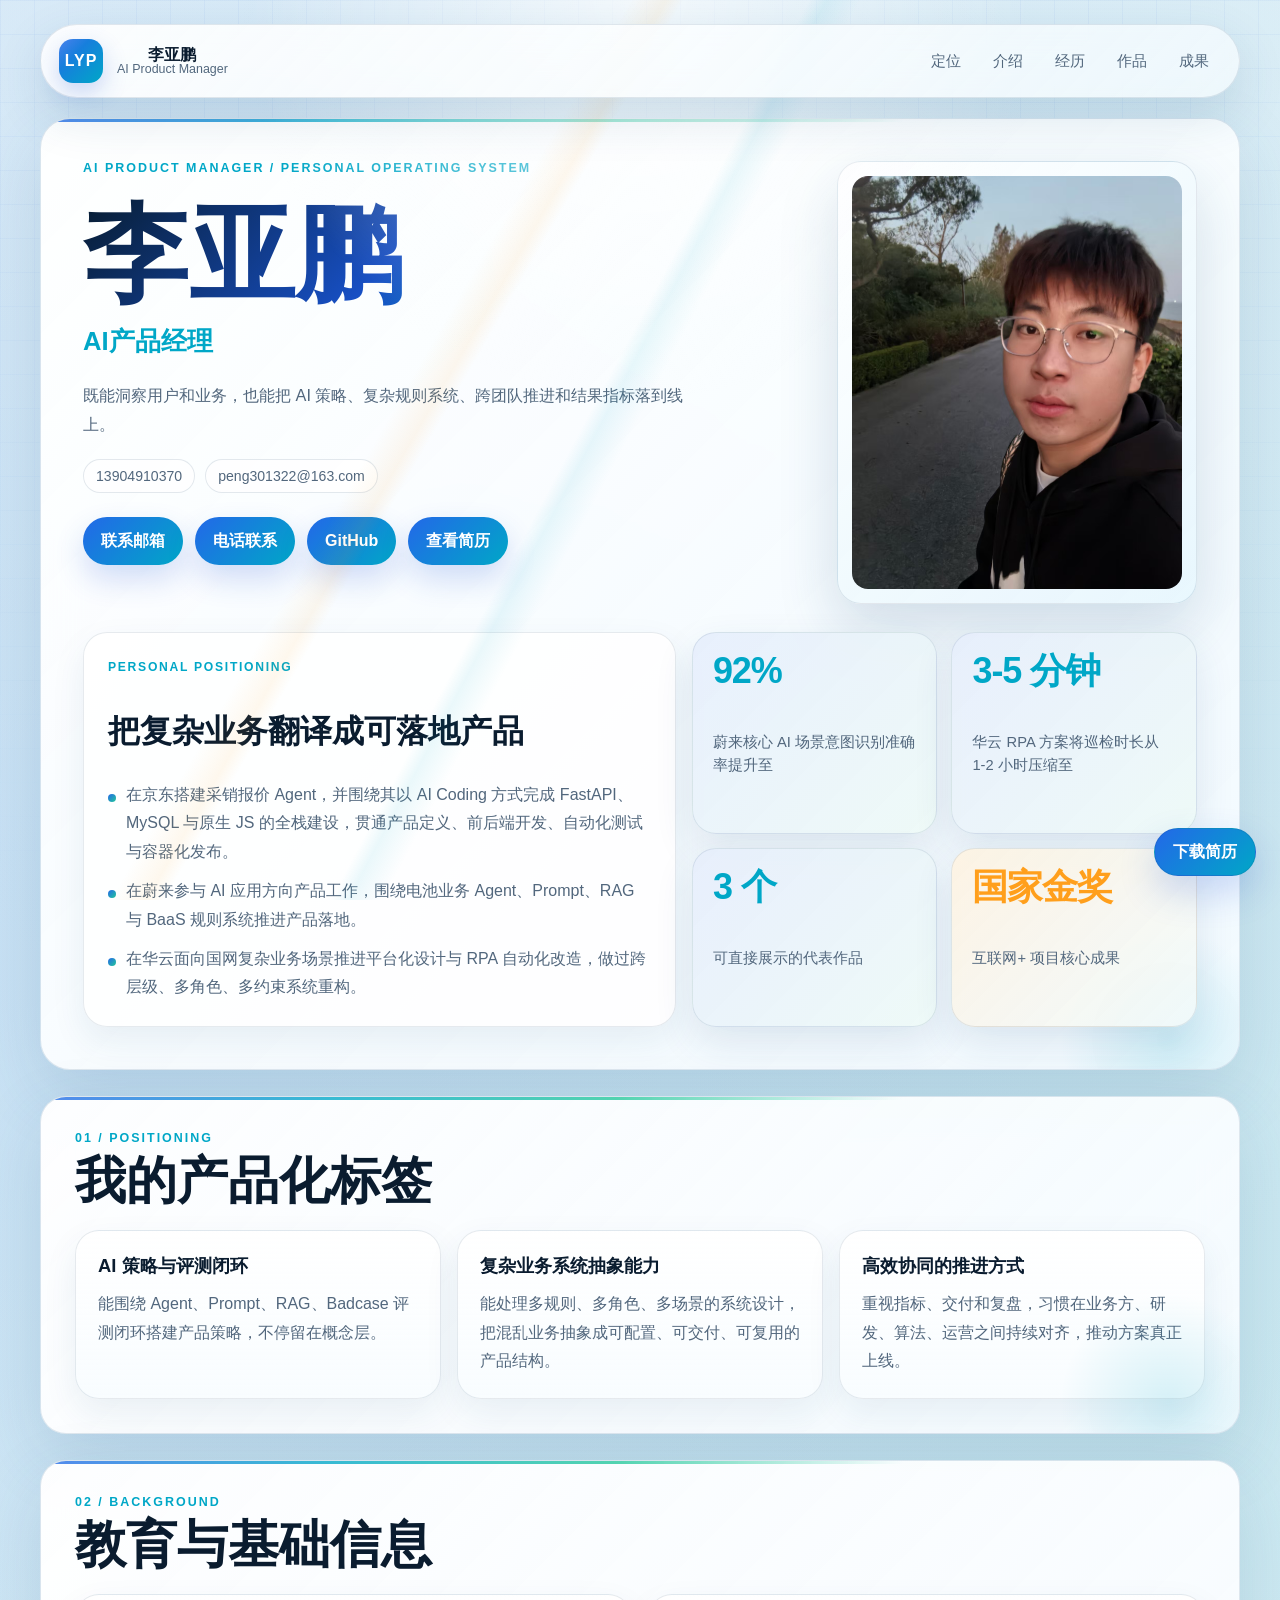
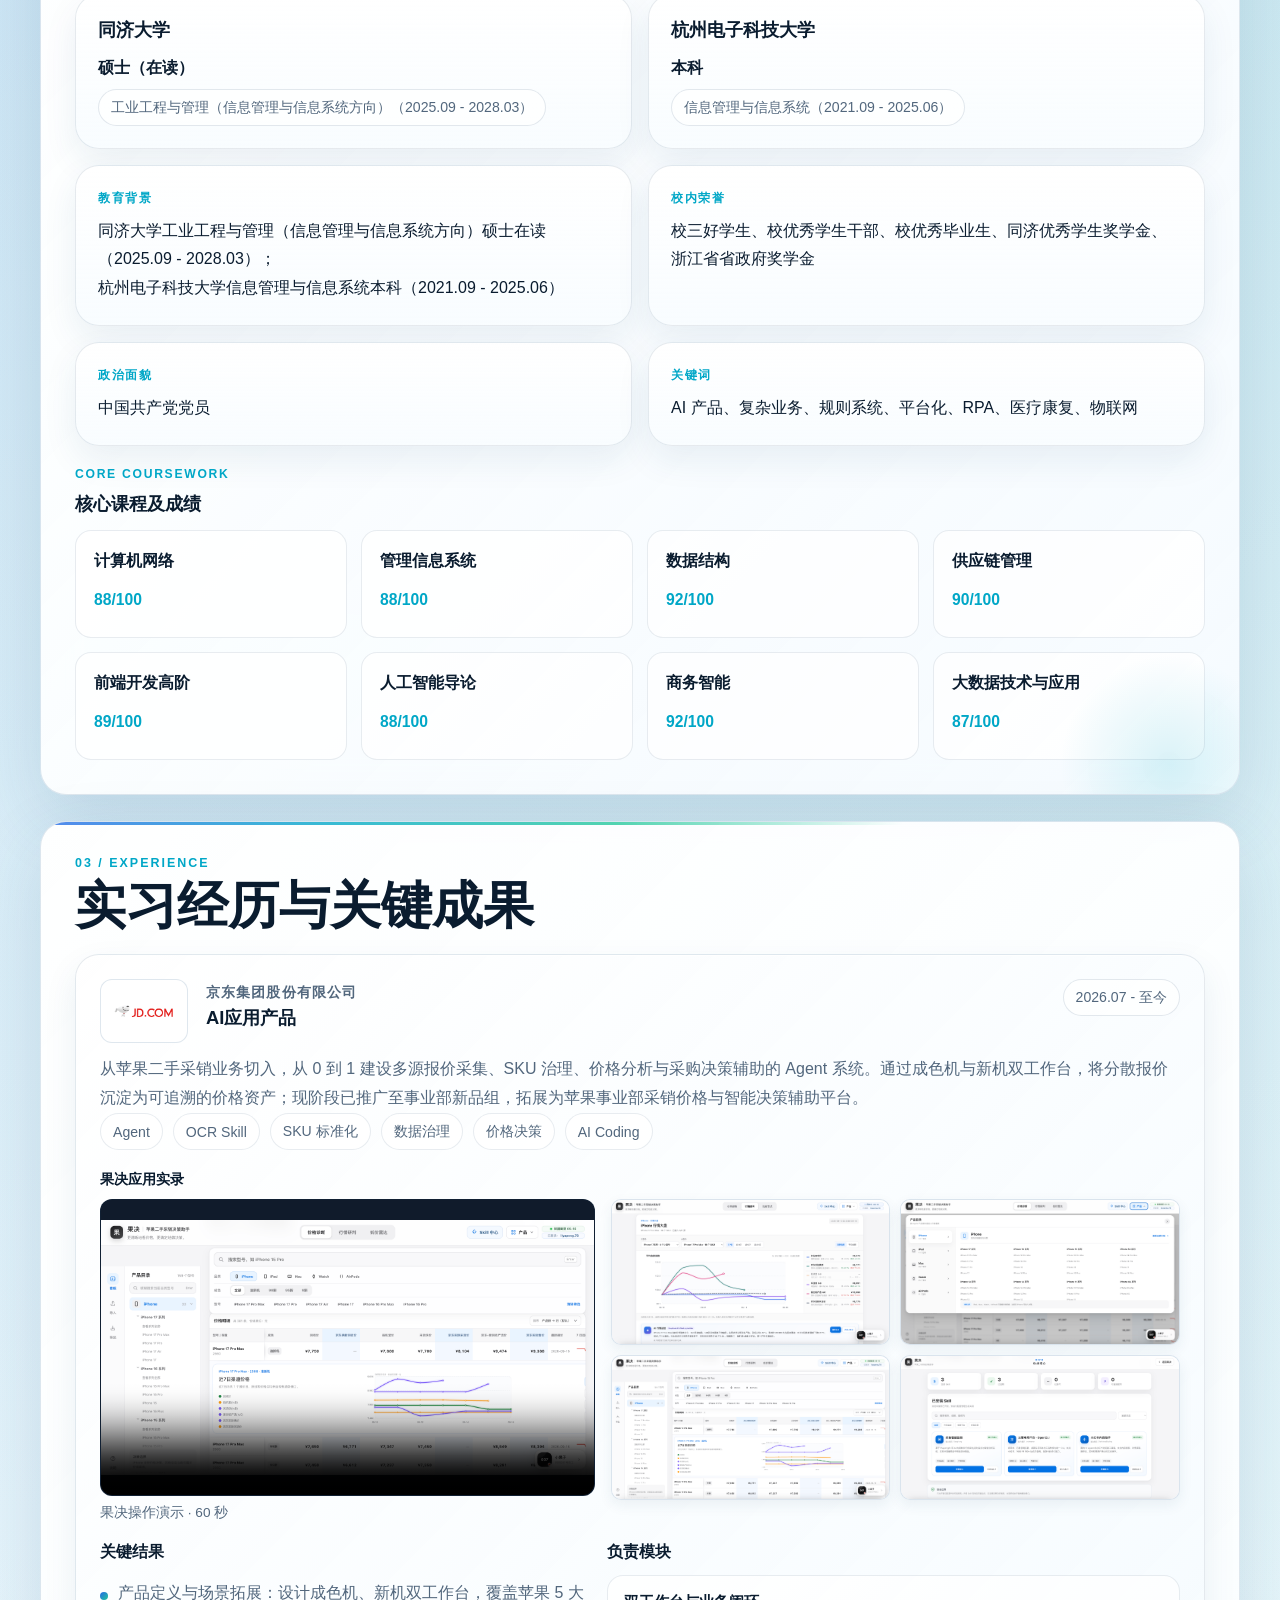
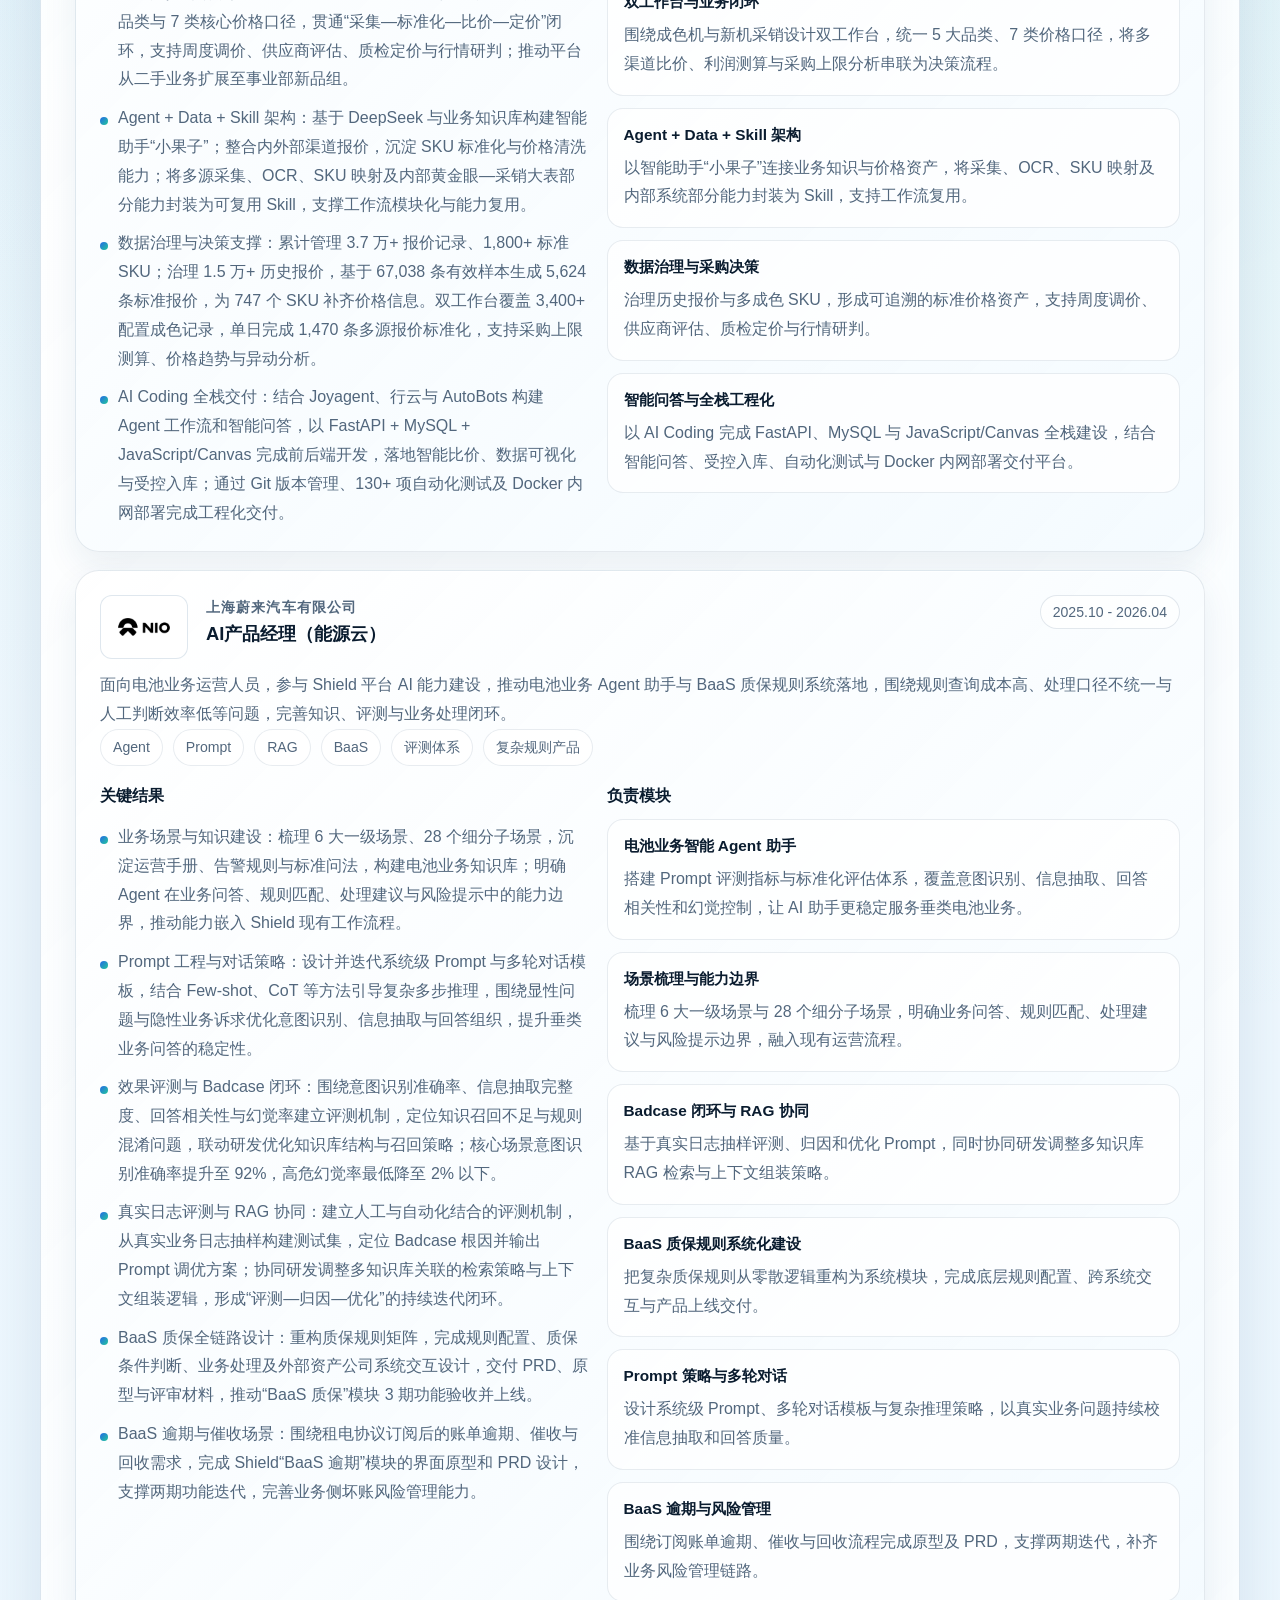
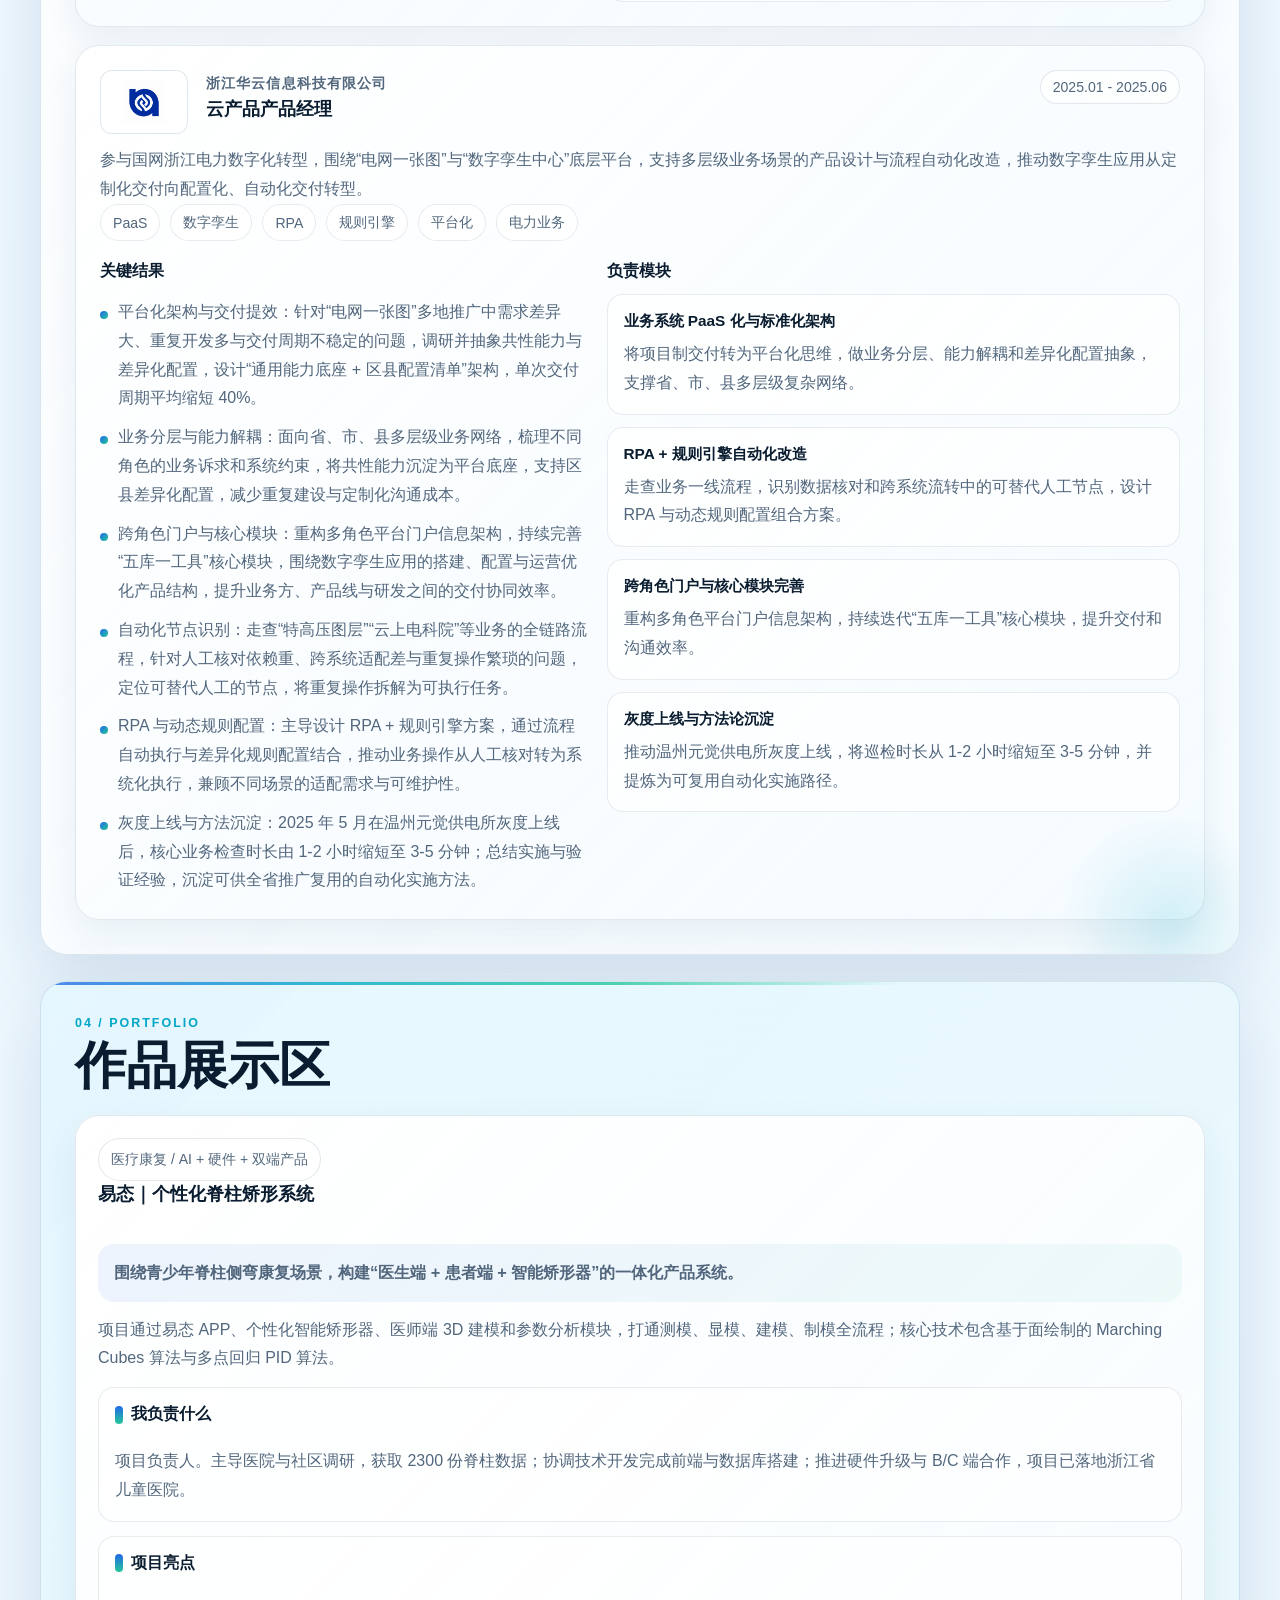
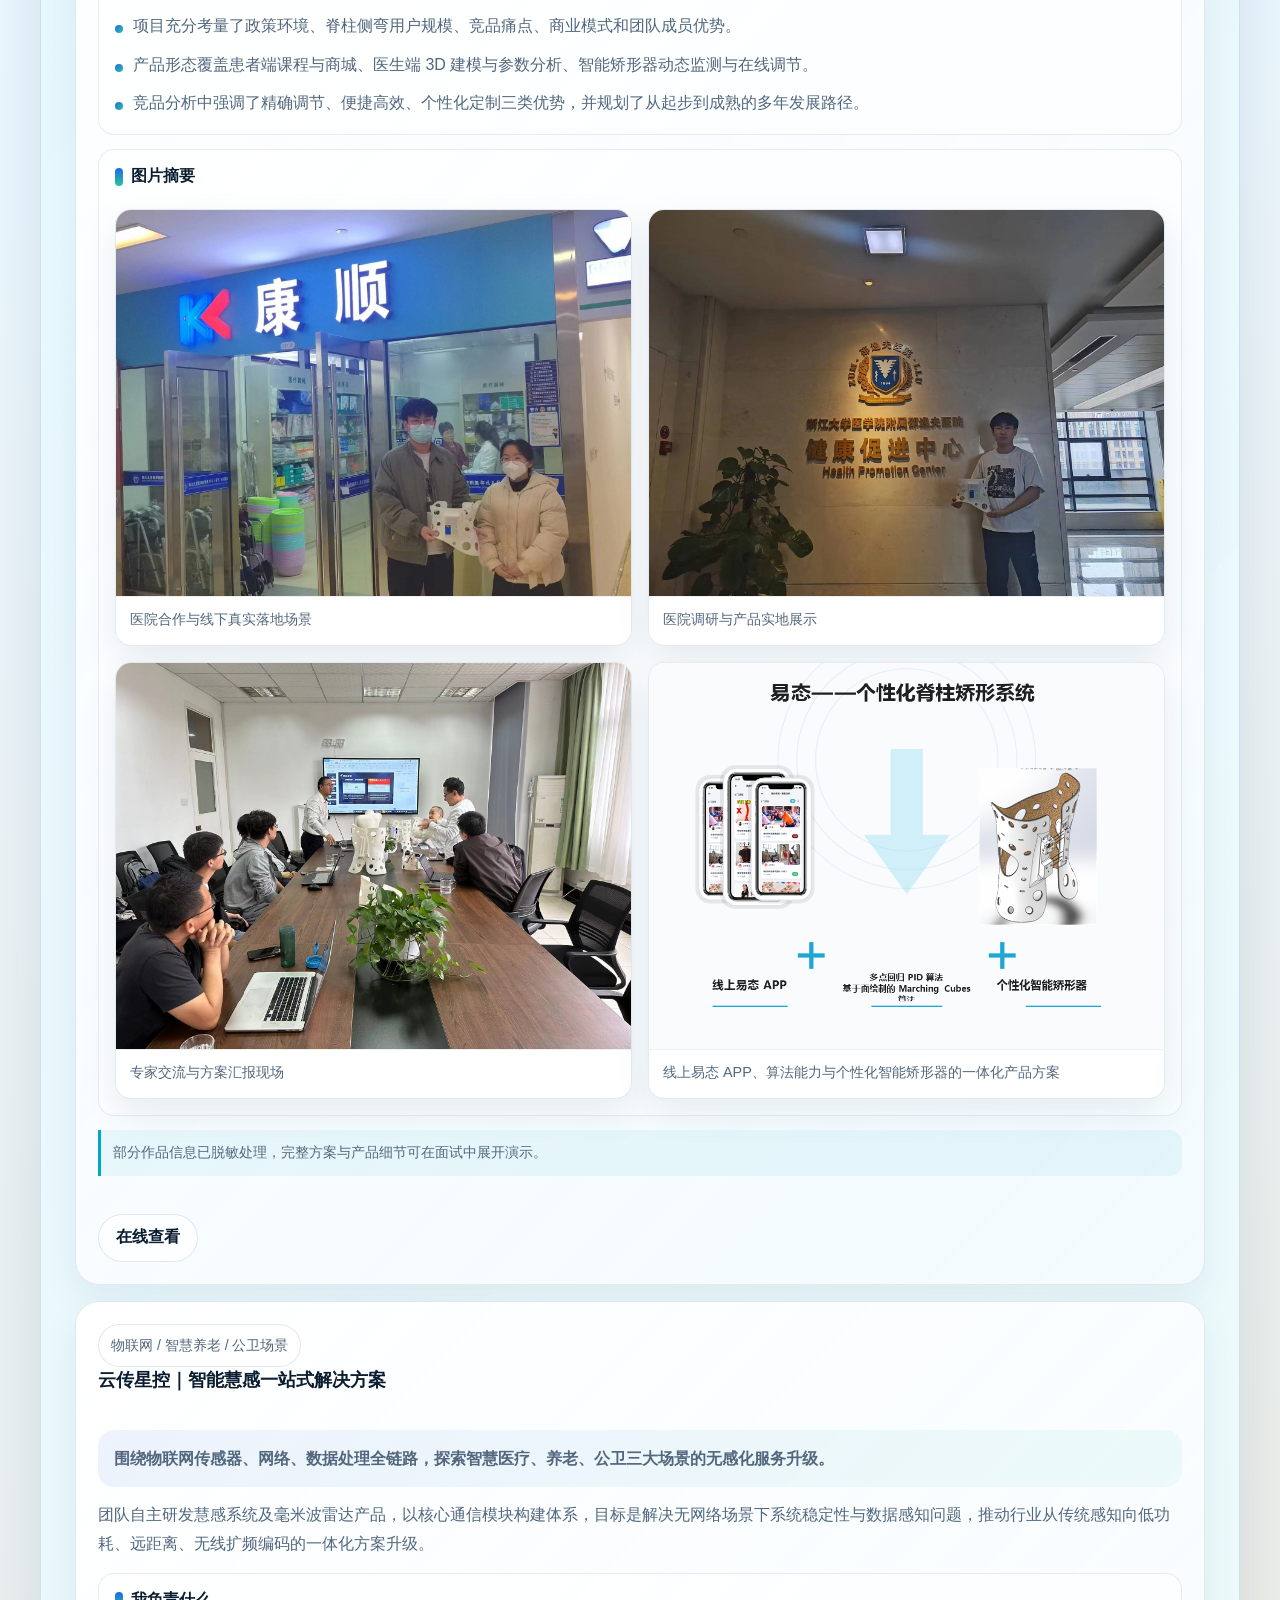
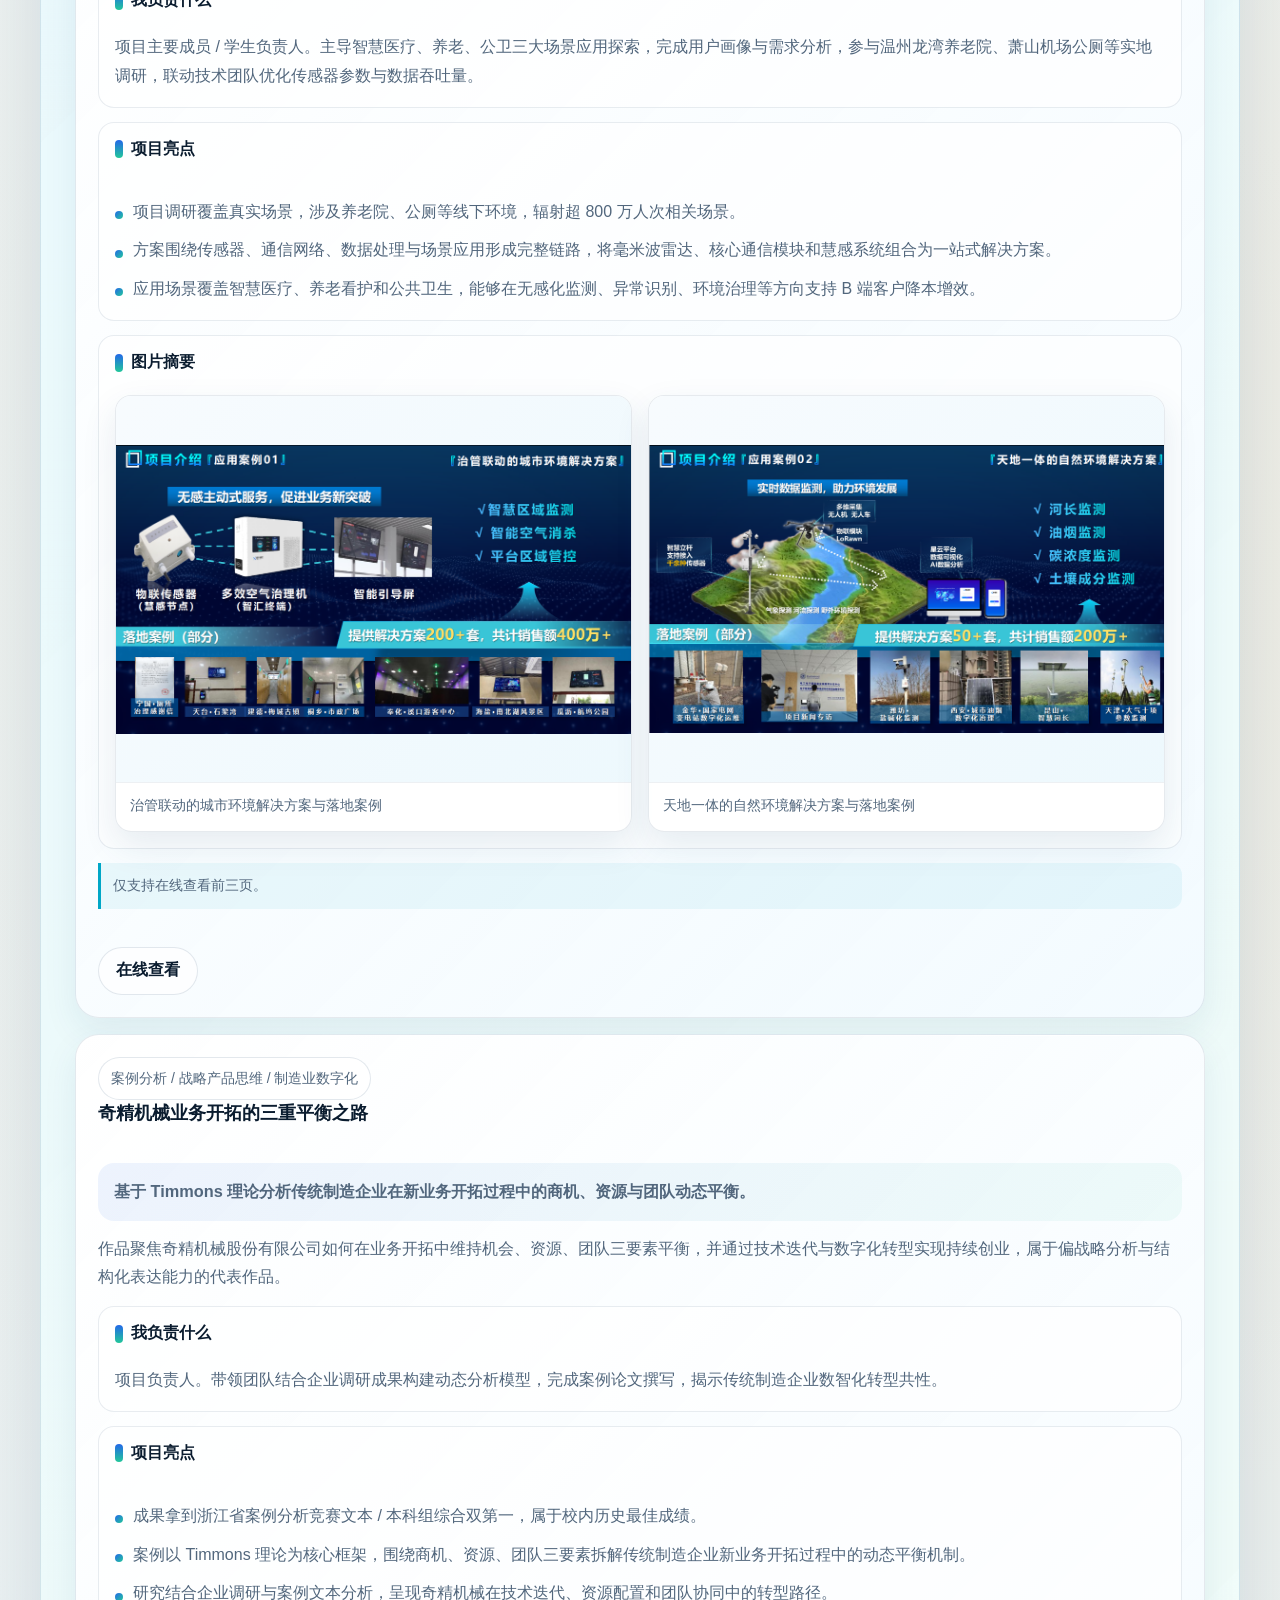
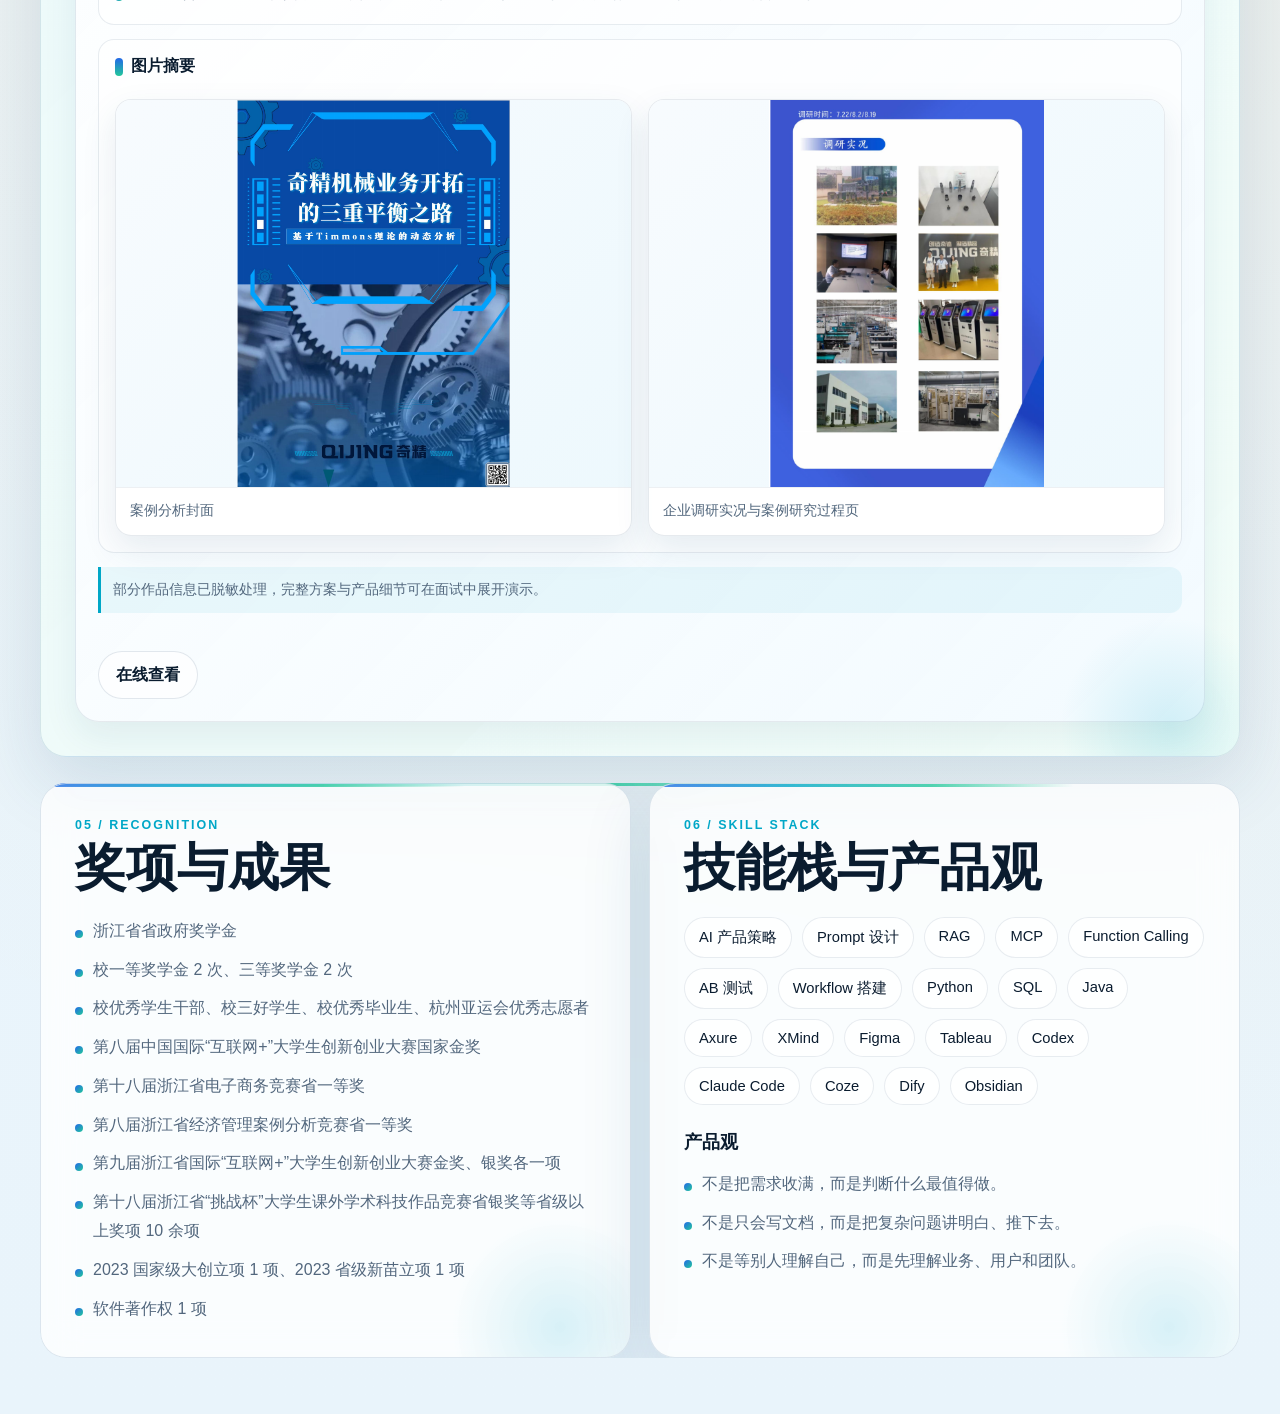
<file: index.html>
<!DOCTYPE html>
<html lang="zh-CN">
<head>
  <meta charset="UTF-8">
  <meta name="viewport" content="width=device-width, initial-scale=1.0">
  <title>李亚鹏 | AI 产品经理</title>
  <meta
    name="description"
    content="李亚鹏的个人简历网站，聚焦 AI 产品经理定位，展示产品策略、复杂业务落地与项目成果。"
  >
  <meta property="og:title" content="李亚鹏 | AI 产品经理">
  <meta property="og:description" content="网页端拓展简历，展示 AI 产品、复杂业务系统、实习经历与代表作品。">
  <meta property="og:type" content="website">
  <meta property="og:url" content="https://peng301322.github.io/">
  <meta property="og:image" content="https://peng301322.github.io/assets/profile-life.jpg">
  <link rel="stylesheet" href="./styles.css?v=20261103-video">
</head>
<body>
  <div class="page-shell">
    <header class="site-header">
      <button class="brand brand-button" type="button" data-target="top" aria-label="返回顶部">
        <span class="brand-mark">LYP</span>
        <span class="brand-text">
          <strong>李亚鹏</strong>
          <span>AI Product Manager</span>
        </span>
      </button>
      <nav class="site-nav" aria-label="主导航">
        <button class="nav-link is-active" type="button" data-target="positioning">定位</button>
        <button class="nav-link" type="button" data-target="background">介绍</button>
        <button class="nav-link" type="button" data-target="experience">经历</button>
        <button class="nav-link" type="button" data-target="portfolio">作品</button>
        <button class="nav-link" type="button" data-target="awards">成果</button>
        <a class="nav-link nav-resume" href="./assets/resume-latest.pdf" target="_blank" rel="noreferrer">下载简历</a>
      </nav>
    </header>

    <main id="app"></main>
  </div>

  <script src="./data.js?v=20261103-video"></script>
  <script src="./app.js?v=20261103-video"></script>
</body>
</html>
</file>
<file: styles.css>
:root {
  --bg: #f7fbff;
  --bg-strong: #dbefff;
  --panel: rgba(255, 255, 255, 0.78);
  --card: rgba(255, 255, 255, 0.92);
  --line: rgba(32, 85, 132, 0.14);
  --text: #0a1c2f;
  --muted: #52677d;
  --accent: #00a7c7;
  --accent-deep: #2368e8;
  --accent-soft: #22c79a;
  --energy: #ff9f1c;
  --shadow: 0 24px 70px rgba(30, 78, 120, 0.14);
  --shadow-hover: 0 26px 70px rgba(35, 104, 232, 0.16);
  --radius-lg: 24px;
  --radius-md: 16px;
  --radius-sm: 12px;
}

* {
  box-sizing: border-box;
}

html {
  scroll-behavior: smooth;
}

body {
  margin: 0;
  min-height: 100vh;
  font-family: "Microsoft YaHei", "PingFang SC", "Hiragino Sans GB", sans-serif;
  color: var(--text);
  background:
    radial-gradient(circle at 9% 8%, rgba(35, 104, 232, 0.16), transparent 28%),
    radial-gradient(circle at 88% 12%, rgba(34, 199, 154, 0.14), transparent 30%),
    radial-gradient(circle at 78% 78%, rgba(255, 159, 28, 0.12), transparent 26%),
    linear-gradient(180deg, #fbfdff 0%, #eef8ff 46%, #e9f4fb 100%);
}

body::before {
  content: "";
  position: fixed;
  inset: 0;
  background-image:
    linear-gradient(rgba(35, 104, 232, 0.05) 1px, transparent 1px),
    linear-gradient(90deg, rgba(35, 104, 232, 0.05) 1px, transparent 1px);
  background-size: 34px 34px;
  pointer-events: none;
  mask-image: linear-gradient(180deg, rgba(0, 0, 0, 0.85), transparent);
}

body::after {
  content: "";
  position: fixed;
  inset: 0;
  background:
    linear-gradient(118deg, transparent 0 46%, rgba(0, 167, 199, 0.08) 47%, transparent 49%),
    linear-gradient(300deg, transparent 0 62%, rgba(255, 159, 28, 0.08) 63%, transparent 65%),
    radial-gradient(circle at 50% 0, rgba(255, 255, 255, 0.72), transparent 36%);
  pointer-events: none;
}

.page-shell {
  position: relative;
  width: min(1200px, calc(100vw - 32px));
  margin: 0 auto;
  padding: 24px 0 56px;
}

.site-header {
  position: sticky;
  top: 16px;
  z-index: 10;
  display: flex;
  align-items: center;
  justify-content: space-between;
  gap: 24px;
  margin-bottom: 20px;
  padding: 14px 18px;
  background: linear-gradient(135deg, rgba(255, 255, 255, 0.9), rgba(246, 252, 255, 0.72));
  border: 1px solid rgba(30, 68, 105, 0.12);
  border-radius: 999px;
  backdrop-filter: blur(18px);
  box-shadow: 0 18px 50px rgba(30, 78, 120, 0.14);
}

.brand {
  display: inline-flex;
  align-items: center;
  gap: 14px;
  text-decoration: none;
  color: inherit;
}

.brand-button {
  padding: 0;
  border: none;
  background: transparent;
  font: inherit;
  cursor: pointer;
}

.brand-mark {
  display: grid;
  place-items: center;
  width: 44px;
  height: 44px;
  border-radius: 14px;
  background:
    linear-gradient(135deg, rgba(255, 255, 255, 0.18), transparent 36%),
    linear-gradient(135deg, var(--accent-deep), var(--accent));
  color: #ffffff;
  box-shadow: 0 10px 24px rgba(36, 87, 214, 0.24);
  font-family: "Bahnschrift", "Aptos", sans-serif;
  font-weight: 800;
  letter-spacing: 0.06em;
}

.brand-text {
  display: flex;
  flex-direction: column;
  line-height: 1.1;
}

.brand-text strong {
  font-size: 0.98rem;
}

.brand-text span {
  color: var(--muted);
  font-size: 0.78rem;
}

.site-nav {
  display: flex;
  flex-wrap: wrap;
  gap: 8px;
}

.nav-link {
  min-height: 36px;
  padding: 0 12px;
  border: none;
  border-radius: 999px;
  background: transparent;
  color: var(--muted);
  font: inherit;
  font-size: 0.92rem;
  cursor: pointer;
  transition: background 0.2s ease, color 0.2s ease, transform 0.2s ease;
}

.nav-resume {
  display: none;
  align-items: center;
  justify-content: center;
  text-decoration: none;
}

:where(button, a, iframe):focus-visible {
  outline: 3px solid var(--accent-deep);
  outline-offset: 3px;
}

.brand,
.nav-link {
  scroll-margin-top: 110px;
}

.nav-link:hover,
.nav-link.is-active {
  color: var(--text);
}

.nav-link:hover {
  background: rgba(255, 255, 255, 0.72);
  transform: translateY(-1px);
}

.nav-link.is-active {
  background: rgba(10, 167, 194, 0.11);
  box-shadow: inset 0 0 0 1px rgba(10, 167, 194, 0.2), 0 10px 24px rgba(10, 167, 194, 0.1);
  font-weight: 700;
}

#app {
  display: grid;
  gap: 26px;
}

.hero,
.section,
.split-card {
  position: relative;
  overflow: hidden;
  border: 1px solid var(--line);
  background: var(--panel);
  box-shadow: var(--shadow);
  backdrop-filter: blur(18px);
  isolation: isolate;
}

.hero,
.section,
.split-section {
  scroll-margin-top: 110px;
}

.hero::after,
.section::after,
.split-card::after {
  content: "";
  position: absolute;
  inset: auto -40px -80px auto;
  width: 220px;
  height: 220px;
  border-radius: 999px;
  background: radial-gradient(circle, rgba(0, 167, 199, 0.14), transparent 70%);
  pointer-events: none;
}

.hero::before,
.section::before,
.split-card::before {
  content: "";
  position: absolute;
  inset: 0 auto auto 0;
  width: 100%;
  height: 3px;
  background: linear-gradient(90deg, var(--accent-deep), var(--accent), var(--accent-soft), transparent 72%);
  opacity: 0.78;
  pointer-events: none;
}

.hero {
  display: grid;
  grid-template-columns: minmax(0, 1.12fr) minmax(320px, 0.88fr);
  gap: 28px 32px;
  align-items: start;
  padding: 42px;
  border-radius: 30px;
  background:
    linear-gradient(135deg, rgba(255, 255, 255, 0.88), rgba(241, 250, 255, 0.78)),
    var(--panel);
}

.hero-copy,
.hero-photo-card,
.hero-insights,
.section {
  z-index: 1;
}

.hero-copy {
  grid-column: 1;
}

.eyebrow {
  margin: 0 0 12px;
  color: var(--accent);
  font-family: "Bahnschrift", "Aptos", sans-serif;
  font-size: 0.78rem;
  font-weight: 800;
  letter-spacing: 0.16em;
  text-transform: uppercase;
}

.hero h1,
.section h2 {
  margin: 0;
  font-family: "Bahnschrift", "Aptos", sans-serif;
  line-height: 0.95;
}

.hero h1 {
  font-size: clamp(3.4rem, 9vw, 6.6rem);
  line-height: 1.12;
  letter-spacing: 0;
  padding-top: 0.08em;
  background: linear-gradient(135deg, #071b2d 0%, #174fc3 52%, #00a7c7 100%);
  -webkit-background-clip: text;
  background-clip: text;
  color: transparent;
}

.hero-role {
  margin: 10px 0 0;
  font-size: clamp(1.2rem, 2vw, 1.6rem);
  font-weight: 700;
  color: var(--accent);
}

.hero-intro {
  max-width: 620px;
  margin: 22px 0 0;
  color: var(--muted);
  font-size: 1.02rem;
  line-height: 1.8;
}

.hero-meta {
  display: flex;
  flex-wrap: wrap;
  gap: 10px;
  margin: 20px 0 0;
}

.hero-meta span,
.timeline-period,
.project-top span,
.education-card span,
.portfolio-state {
  display: inline-flex;
  align-items: center;
  padding: 8px 12px;
  border: 1px solid rgba(30, 68, 105, 0.12);
  border-radius: 999px;
  color: var(--muted);
  background: rgba(255, 255, 255, 0.7);
  font-size: 0.88rem;
}

.button-row {
  display: flex;
  flex-wrap: wrap;
  gap: 12px;
  margin-top: 24px;
}

.button {
  display: inline-flex;
  align-items: center;
  justify-content: center;
  min-height: 48px;
  padding: 0 18px;
  border: none;
  border-radius: 999px;
  background: linear-gradient(135deg, var(--accent-deep), var(--accent));
  color: #ffffff;
  cursor: pointer;
  font: inherit;
  text-decoration: none;
  font-weight: 700;
  transition: transform 0.2s ease, box-shadow 0.2s ease;
  box-shadow: 0 14px 30px rgba(36, 87, 214, 0.2);
}

.button:hover {
  transform: translateY(-2px);
}

.button-muted {
  background: rgba(255, 255, 255, 0.78);
  color: var(--text);
  box-shadow: inset 0 0 0 1px rgba(30, 68, 105, 0.12);
}

.hero-insights {
  grid-column: 1 / -1;
  display: grid;
  grid-template-columns: minmax(0, 1.08fr) minmax(0, 0.92fr);
  gap: 16px;
  align-items: stretch;
}

.hero-photo-card {
  grid-column: 2;
  overflow: hidden;
  width: 100%;
  max-width: 360px;
  justify-self: end;
  padding: 14px;
  border: 1px solid rgba(30, 68, 105, 0.12);
  border-radius: var(--radius-lg);
  background:
    linear-gradient(135deg, rgba(255, 255, 255, 0.96), rgba(232, 247, 255, 0.9)),
    linear-gradient(135deg, rgba(35, 104, 232, 0.1), rgba(34, 199, 154, 0.08));
  box-shadow: 0 24px 58px rgba(30, 78, 120, 0.18);
}

.hero-photo {
  display: block;
  width: 100%;
  aspect-ratio: 4 / 5;
  height: auto;
  object-fit: cover;
  object-position: center 20%;
  border-radius: calc(var(--radius-lg) - 8px);
}

.hero-card,
.stat-card,
.feature-card,
.info-card,
.education-card,
.experience-card,
.portfolio-card {
  background: var(--card);
  border: 1px solid rgba(30, 68, 105, 0.11);
  border-radius: var(--radius-lg);
  box-shadow:
    inset 0 1px 0 rgba(255, 255, 255, 0.76),
    0 14px 34px rgba(30, 78, 120, 0.08);
}

.hero-card {
  padding: 24px;
  height: 100%;
}

.card-kicker {
  display: inline-block;
  margin-bottom: 10px;
  color: var(--accent);
  font-family: "Bahnschrift", "Aptos", sans-serif;
  font-size: 0.76rem;
  font-weight: 800;
  letter-spacing: 0.14em;
  text-transform: uppercase;
}

.hero-card h2 {
  font-size: 2rem;
}

.summary-list,
.detail-list {
  margin: 16px 0 0;
  padding: 0;
  list-style: none;
}

.summary-list li,
.detail-list li {
  position: relative;
  padding-left: 18px;
  color: var(--muted);
  line-height: 1.8;
}

.summary-list li + li,
.detail-list li + li {
  margin-top: 10px;
}

.summary-list li::before,
.detail-list li::before {
  content: "";
  position: absolute;
  left: 0;
  top: 0.82em;
  width: 8px;
  height: 8px;
  border-radius: 999px;
  background: linear-gradient(135deg, var(--accent-deep), var(--accent-soft));
}

.stat-grid {
  display: grid;
  grid-template-columns: repeat(2, minmax(0, 1fr));
  gap: 14px;
  height: 100%;
}

.stat-card {
  display: grid;
  gap: 6px;
  padding: 20px;
  background:
    linear-gradient(135deg, rgba(35, 104, 232, 0.1), rgba(34, 199, 154, 0.07)),
    var(--card);
  box-shadow: 0 16px 38px rgba(30, 78, 120, 0.12);
}

.stat-card strong {
  font-family: "Bahnschrift", "Aptos", sans-serif;
  color: var(--accent);
  text-shadow: none;
  font-size: 2.25rem;
  line-height: 1;
  letter-spacing: -0.03em;
}

.stat-card:nth-child(4) strong {
  color: var(--energy);
}

.stat-card:nth-child(4) {
  background:
    linear-gradient(135deg, rgba(245, 165, 36, 0.12), rgba(10, 167, 194, 0.05)),
    var(--card);
}

.stat-card span {
  color: var(--muted);
  font-size: 0.92rem;
  line-height: 1.55;
}

.section {
  padding: 34px;
  border-radius: 26px;
  background:
    linear-gradient(135deg, rgba(255, 255, 255, 0.86), rgba(245, 251, 255, 0.74)),
    var(--panel);
}

.section-head {
  margin-bottom: 24px;
}

.section h2 {
  font-size: clamp(2rem, 4vw, 3.2rem);
  letter-spacing: 0;
}

.feature-card,
.info-card,
.education-card,
.experience-card,
.portfolio-card,
.hero-card,
.stat-card,
.course-card,
.split-card {
  transition: border-color 0.2s ease, box-shadow 0.2s ease, transform 0.2s ease;
}

.feature-card:hover,
.info-card:hover,
.education-card:hover,
.experience-card:hover,
.portfolio-card:hover,
.hero-card:hover,
.stat-card:hover,
.course-card:hover {
  border-color: rgba(0, 167, 199, 0.32);
  box-shadow: var(--shadow-hover);
  transform: translateY(-2px);
}

.feature-grid,
.education-grid,
.portfolio-grid {
  display: grid;
  gap: 16px;
}

.feature-grid {
  grid-template-columns: repeat(3, minmax(0, 1fr));
}

.education-grid {
  grid-template-columns: repeat(2, minmax(0, 1fr));
}

.portfolio-grid {
  grid-template-columns: 1fr;
}

.feature-card,
.info-card,
.education-card,
.experience-card,
.portfolio-card {
  padding: 22px;
}

.feature-card,
.education-card,
.info-card,
.course-card,
.experience-module {
  background:
    linear-gradient(180deg, rgba(255, 255, 255, 0.95), rgba(247, 252, 255, 0.82)),
    var(--card);
}

.feature-card h3,
.info-card h3,
.education-card h3,
.experience-card h3,
.portfolio-card h3,
.principles h3 {
  margin: 0 0 12px;
  font-size: 1.15rem;
}

.feature-card p,
.info-card p,
.education-card p,
.experience-card p,
.portfolio-card p,
.timeline-highlight {
  margin: 0;
  color: var(--muted);
  line-height: 1.8;
}

.education-card p {
  margin-bottom: 6px;
  font-weight: 700;
  color: var(--text);
}

.info-grid {
  display: grid;
  grid-template-columns: repeat(2, minmax(0, 1fr));
  gap: 16px;
  margin-top: 16px;
}

.info-card p {
  color: var(--text);
  white-space: pre-line;
}

.coursework-block {
  display: grid;
  gap: 14px;
  margin-top: 18px;
}

.coursework-head h3 {
  margin: 0;
  font-size: 1.15rem;
}

.coursework-grid {
  display: grid;
  grid-template-columns: repeat(4, minmax(0, 1fr));
  gap: 14px;
}

.course-card {
  display: grid;
  gap: 8px;
  min-height: 108px;
  padding: 18px;
  border: 1px solid rgba(30, 68, 105, 0.1);
  border-radius: var(--radius-md);
  background: rgba(255, 255, 255, 0.72);
}

.course-card strong {
  font-size: 1rem;
  line-height: 1.5;
}

.course-card span {
  color: var(--accent);
  font-family: "Bahnschrift", "Aptos", sans-serif;
  font-size: 0.98rem;
  font-weight: 700;
}

.experience-stack {
  display: grid;
  gap: 18px;
}

.experience-card {
  min-width: 0;
  padding: 24px;
  background:
    linear-gradient(135deg, rgba(255, 255, 255, 0.94), rgba(242, 250, 255, 0.82)),
    var(--card);
}

.timeline-top,
.portfolio-top {
  display: flex;
  align-items: flex-start;
  justify-content: space-between;
  gap: 16px;
  margin-bottom: 12px;
}

.timeline-company {
  margin: 0 0 8px;
  color: var(--accent);
  font-family: "Bahnschrift", "Aptos", sans-serif;
  font-size: 0.86rem;
  font-weight: 800;
  letter-spacing: 0.08em;
  text-transform: uppercase;
}

.timeline-identity { display: flex; align-items: center; gap: 18px; min-width: 0; }
.company-logo { width: 88px; height: 64px; flex: 0 0 88px; object-fit: contain; padding: 10px; background: #fff; border: 1px solid var(--line); border-radius: 12px; }
@media (max-width: 680px) {
  .timeline-identity { gap: 12px; }
  .company-logo { width: 64px; height: 52px; flex-basis: 64px; padding: 7px; }
}

.timeline-highlight {
  margin-bottom: 18px;
}

.portfolio-confidentiality {
  margin: 0;
  padding: 10px 12px;
  border-left: 3px solid var(--accent);
  border-radius: 0 var(--radius-sm) var(--radius-sm) 0;
  background: rgba(0, 167, 199, 0.07);
  color: var(--muted);
  font-size: 0.9rem;
  line-height: 1.65;
}

.chip-row {
  display: flex;
  flex-wrap: wrap;
  gap: 10px;
  margin-bottom: 20px;
}

.chip {
  display: inline-flex;
  align-items: center;
  padding: 8px 12px;
  border-radius: 999px;
  background: rgba(255, 255, 255, 0.78);
  border: 1px solid rgba(30, 68, 105, 0.1);
  color: var(--muted);
  font-size: 0.88rem;
}

.experience-showcase {
  margin: 0 0 20px;
}

.experience-showcase__head {
  display: flex;
  align-items: baseline;
  justify-content: space-between;
  gap: 12px;
  margin: 0 0 10px;
  color: var(--text);
  font-size: 0.9rem;
  font-weight: 750;
}

.experience-showcase__row {
  display: grid;
  grid-template-columns: repeat(6, minmax(0, 1fr));
  gap: 8px;
}

.experience-showcase__shot {
  aspect-ratio: 1.92 / 1;
  margin: 0;
  overflow: hidden;
  border: 1px solid rgba(30, 68, 105, 0.12);
  border-radius: 10px;
  background: rgba(243, 249, 255, 0.8);
  box-shadow: 0 5px 14px rgba(25, 66, 105, 0.07);
}

.experience-showcase__shot img {
  display: block;
  width: 100%;
  height: 100%;
  object-fit: cover;
}

.experience-showcase__shot[role="button"] { cursor: zoom-in; }
.experience-showcase--video .experience-showcase__media { display: grid; grid-template-columns: minmax(0, 1fr) minmax(0, 1.15fr); gap: 16px; align-items: start; }
.experience-showcase__video { margin: 0; min-width: 0; }
.experience-showcase__video video { display: block; width: 100%; aspect-ratio: 5 / 3; object-fit: contain; border: 1px solid rgba(30, 68, 105, .12); border-radius: 12px; background: #101b2b; }
.experience-showcase__video figcaption { margin-top: 8px; color: var(--muted); font-size: .85rem; }
.experience-showcase--video .experience-showcase__row { display: grid; grid-template-columns: repeat(2, minmax(0, 1fr)); gap: 10px; overflow: visible; padding: 0; }
@media (max-width: 680px) {
  .experience-showcase--video .experience-showcase__media { grid-template-columns: minmax(0, 1fr); gap: 14px; }
}
.experience-showcase__shot[role="button"]:focus-visible { outline: 3px solid var(--accent); outline-offset: 3px; }
.image-viewer-open { overflow: hidden; }
.image-viewer { width: min(96vw, 1600px); max-width: 96vw; max-height: 94dvh; padding: 16px; border: 1px solid #dce5ee; border-radius: 18px; background: #f8fbff; color: #102a43; box-shadow: 0 20px 80px #0005; }
.image-viewer::backdrop { background: rgba(5, 18, 35, .82); }
.image-viewer__bar { display: flex; justify-content: space-between; align-items: center; gap: 12px; margin-bottom: 12px; }
.image-viewer__actions { display: flex; gap: 8px; flex-shrink: 0; }
.image-viewer button { min-height: 44px; padding: 8px 14px; border: 1px solid #d1dce8; border-radius: 10px; background: white; color: inherit; cursor: pointer; font: inherit; }
.image-viewer__image { display: block; width: 100%; height: auto; max-height: calc(94dvh - 100px); object-fit: contain; }
@media (max-width: 680px) {
  .image-viewer { padding: 10px; }
  .image-viewer__bar { flex-direction: column; align-items: stretch; }
  .image-viewer__actions { justify-content: flex-end; }
  .image-viewer__image { max-height: calc(94dvh - 145px); }
}

.experience-grid {
  display: grid;
  grid-template-columns: 0.92fr 1.08fr;
  gap: 18px;
}

.experience-column { min-width: 0; overflow-wrap: anywhere; }

.experience-column h4,
.portfolio-block h4 {
  margin: 0 0 12px;
  font-size: 0.98rem;
}

.experience-module-grid {
  display: grid;
  gap: 12px;
}

.experience-module {
  padding: 16px;
  border-radius: var(--radius-md);
  border: 1px solid rgba(30, 68, 105, 0.1);
  background: rgba(255, 255, 255, 0.74);
}

.experience-module h5 {
  margin: 0 0 8px;
  font-size: 0.96rem;
}

.experience-module p {
  margin: 0;
}

.portfolio-tagline {
  font-size: 1.02rem;
  color: var(--text);
  font-weight: 700;
  padding: 14px 16px;
  border-radius: var(--radius-md);
  background: linear-gradient(135deg, rgba(35, 104, 232, 0.08), rgba(34, 199, 154, 0.06));
}

.portfolio-block {
  display: grid;
  gap: 10px;
  padding: 16px;
  border: 1px solid rgba(30, 68, 105, 0.1);
  border-radius: var(--radius-md);
  background: rgba(255, 255, 255, 0.66);
}

.portfolio-block h4 {
  display: inline-flex;
  align-items: center;
  gap: 8px;
  color: var(--text);
}

.portfolio-block h4::before {
  content: "";
  width: 8px;
  height: 18px;
  border-radius: 999px;
  background: linear-gradient(180deg, var(--accent-deep), var(--accent-soft));
}

.project-gallery {
  display: grid;
  grid-template-columns: repeat(2, minmax(0, 1fr));
  gap: 16px;
  align-items: start;
}

.project-shot {
  margin: 0;
  overflow: hidden;
  border: 1px solid rgba(30, 68, 105, 0.11);
  border-radius: var(--radius-md);
  background: rgba(255, 255, 255, 0.86);
  box-shadow: 0 14px 34px rgba(30, 78, 120, 0.1);
}

.project-shot img {
  display: block;
  width: 100%;
  aspect-ratio: 4 / 3;
  height: auto;
  object-fit: contain;
  object-position: center;
  background:
    linear-gradient(135deg, rgba(247, 251, 254, 0.98), rgba(236, 248, 253, 0.92));
}

.project-shot img.is-cropped {
  object-fit: cover;
}

.project-shot figcaption {
  padding: 12px 14px 14px;
  color: var(--muted);
  font-size: 0.9rem;
  line-height: 1.5;
  border-top: 1px solid rgba(30, 68, 105, 0.08);
}

.split-section {
  display: grid;
  grid-template-columns: repeat(2, minmax(0, 1fr));
  gap: 18px;
  padding: 0;
  border: none;
  background: transparent;
  box-shadow: none;
}

.split-section::after {
  display: none;
}

.split-card {
  padding: 34px;
  border-radius: 26px;
}

.tag-cloud {
  display: flex;
  flex-wrap: wrap;
  gap: 10px;
}

.tag-cloud span {
  padding: 10px 14px;
  border-radius: 999px;
  border: 1px solid rgba(30, 68, 105, 0.1);
  background: rgba(255, 255, 255, 0.78);
  font-size: 0.92rem;
}

.principles {
  margin-top: 24px;
}

.portfolio-card {
  display: grid;
  gap: 14px;
  background:
    linear-gradient(135deg, rgba(255, 255, 255, 0.96), rgba(241, 250, 255, 0.86)),
    var(--card);
}

.portfolio-section {
  background:
    linear-gradient(135deg, rgba(227, 246, 255, 0.9), rgba(239, 252, 247, 0.86)),
    var(--panel);
}

.floating-resume {
  position: fixed;
  right: 24px;
  bottom: 24px;
  z-index: 20;
  display: inline-flex;
  align-items: center;
  justify-content: center;
  min-height: 48px;
  padding: 0 18px;
  border: 1px solid rgba(30, 68, 105, 0.14);
  border-radius: 999px;
  background: linear-gradient(135deg, var(--accent-deep), var(--accent));
  color: #ffffff;
  text-decoration: none;
  font-weight: 700;
  box-shadow: 0 16px 36px rgba(36, 87, 214, 0.22);
}

.floating-resume:hover {
  transform: translateY(-2px);
}

body.preview-open {
  overflow: hidden;
}

.document-preview {
  position: fixed;
  inset: 0;
  z-index: 100;
  display: grid;
  place-items: center;
  padding: 16px;
}

.document-preview[hidden] {
  display: none;
}

.document-preview__backdrop {
  position: absolute;
  inset: 0;
  width: 100%;
  border: 0;
  background: rgba(6, 22, 38, 0.72);
  backdrop-filter: blur(12px);
  cursor: pointer;
}

.document-preview__panel {
  position: relative;
  z-index: 1;
  display: flex;
  flex-direction: column;
  width: min(1180px, calc(100vw - 32px));
  height: min(920px, calc(100dvh - 32px));
  overflow: hidden;
  border: 1px solid rgba(255, 255, 255, 0.54);
  border-radius: var(--radius-lg);
  background: #eef5f9;
  box-shadow: 0 30px 90px rgba(3, 18, 32, 0.38);
}

.document-preview__header {
  display: flex;
  align-items: center;
  justify-content: space-between;
  gap: 20px;
  padding: 16px 18px;
  border-bottom: 1px solid rgba(30, 68, 105, 0.12);
  background: rgba(255, 255, 255, 0.94);
}

.document-preview__header .card-kicker {
  margin-bottom: 4px;
}

.document-preview__header h2 {
  margin: 0;
  font-size: 1.1rem;
}

.document-preview__close {
  min-height: 42px;
  padding: 0 16px;
  border: 1px solid rgba(30, 68, 105, 0.14);
  border-radius: 999px;
  background: #ffffff;
  color: var(--text);
  cursor: pointer;
  font: inherit;
  font-weight: 700;
}

.document-preview__frame {
  width: 100%;
  min-height: 0;
  flex: 1;
  border: 0;
  background: #dfe8ee;
}

.error-page {
  display: grid;
  place-items: center;
  min-height: 100vh;
  padding: 28px;
}

.error-panel {
  width: min(640px, 100%);
  padding: 34px;
  border: 1px solid var(--line);
  border-radius: 30px;
  background: var(--panel);
  box-shadow: var(--shadow);
}

.error-panel h1 {
  margin: 0;
  font-family: "Bahnschrift", "Aptos", sans-serif;
  font-size: 2.4rem;
}

.error-panel p:not(.eyebrow) {
  margin: 16px 0 0;
  color: var(--muted);
  line-height: 1.8;
}

@media (max-width: 960px) {
  .site-header,
  .hero,
  .hero-insights,
  .feature-grid,
  .education-grid,
  .info-grid,
  .coursework-grid,
  .experience-grid,
  .project-gallery,
  .split-section {
    grid-template-columns: 1fr;
  }

  .site-header {
    border-radius: 28px;
  }

  .site-nav {
    gap: 12px;
  }

  .hero,
  .section,
  .split-card {
    padding: 24px;
  }

  .hero-photo-card {
    grid-column: auto;
    justify-self: center;
  }

  .hero-photo-card {
    width: min(100%, 420px);
  }

  .timeline-top,
  .portfolio-top {
    flex-direction: column;
  }

  .button,
  .button-muted {
    min-height: 48px;
  }
}

@media (max-width: 680px) {
  .experience-showcase__row {
    display: flex;
    overflow-x: auto;
    padding-bottom: 6px;
    scroll-snap-type: x proximity;
  }

  .experience-showcase__shot {
    flex: 0 0 220px;
    scroll-snap-align: start;
  }

  .page-shell {
    width: min(100vw - 20px, 100%);
    padding-top: 10px;
  }

  .site-header {
    position: static;
    align-items: flex-start;
    border-radius: 24px;
    flex-direction: column;
  }

  .brand {
    width: 100%;
  }

  .site-nav {
    width: 100%;
    display: grid;
    grid-template-columns: repeat(3, minmax(0, 1fr));
    gap: 6px;
  }

  .site-nav .nav-link:nth-child(1),
  .site-nav .nav-link:nth-child(2),
  .site-nav .nav-link:nth-child(5) {
    display: none;
  }

  .site-nav .nav-resume {
    display: inline-flex;
  }

  .nav-link {
    min-height: 40px;
    padding: 0 6px;
    font-size: 0.86rem;
  }

  .hero h1 {
    font-size: 3rem;
    line-height: 1.14;
  }

  .stat-grid {
    grid-template-columns: 1fr;
  }

  .project-shot img {
    aspect-ratio: 16 / 11;
  }

  .button-row {
    display: grid;
    grid-template-columns: 1fr;
  }

  .floating-resume {
    right: 14px;
    bottom: 14px;
    min-height: 44px;
    padding: 0 14px;
    font-size: 0.9rem;
  }

  .document-preview {
    padding: 8px;
  }

  .document-preview__panel {
    width: calc(100vw - 16px);
    height: calc(100dvh - 16px);
    border-radius: 18px;
  }

  .document-preview__header {
    padding: 12px;
  }

  .document-preview__header .card-kicker {
    display: none;
  }

  .document-preview__header h2 {
    max-width: 230px;
    font-size: 0.98rem;
  }
}
</file>
